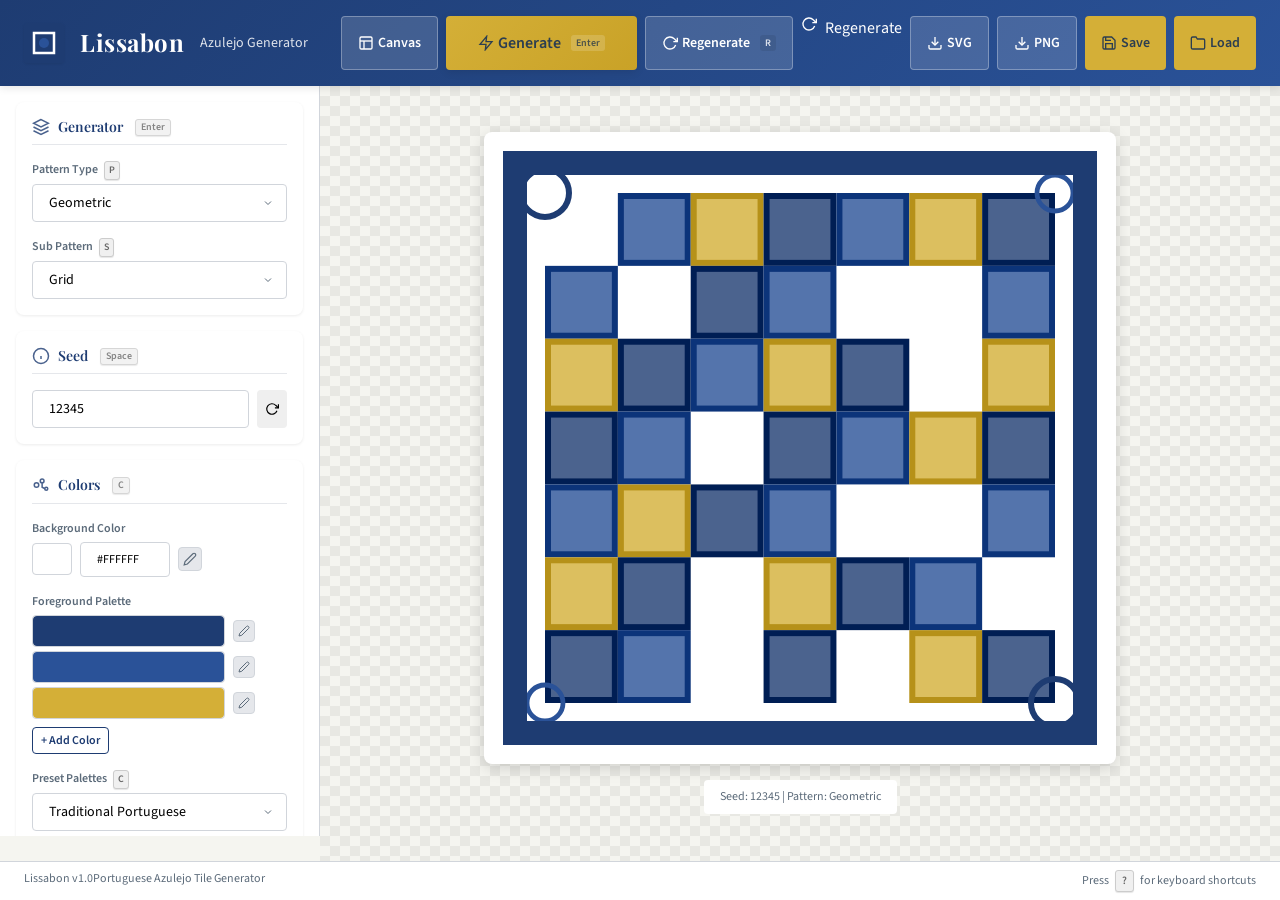
<file: index.html>
<!DOCTYPE html>
<html lang="en">
<head>
    <meta charset="UTF-8">
    <meta name="viewport" content="width=device-width, initial-scale=1.0">
    <title>Lissabon - Azulejo Tile Generator</title>
    <link rel="icon" type="image/svg+xml" href="favicon.svg">
    <link rel="preconnect" href="https://fonts.googleapis.com">
    <link rel="preconnect" href="https://fonts.gstatic.com" crossorigin>
    <link href="https://fonts.googleapis.com/css2?family=Playfair+Display:wght@400;600;700&family=Source+Sans+Pro:wght@400;600&display=swap" rel="stylesheet">
    <link rel="stylesheet" href="styles.css">
</head>
<body>
    <header class="header">
        <div class="header-left">
            <img src="favicon.svg" alt="Logo" class="logo">
            <h1>Lissabon</h1>
            <span class="subtitle">Azulejo Generator</span>
        </div>
        <div class="header-actions">
            <button id="canvasBtn" class="btn btn-secondary" title="Canvas Background Generator (Ctrl+G)">
                <svg width="16" height="16" viewBox="0 0 24 24" fill="none" stroke="currentColor" stroke-width="2">
                    <rect x="3" y="3" width="18" height="18" rx="2" ry="2"/>
                    <line x1="3" y1="9" x2="21" y2="9"/>
                    <line x1="9" y1="21" x2="9" y2="9"/>
                </svg>
                Canvas
            </button>
            <button id="tileGeneratorBtn" class="btn btn-secondary" title="Back to Tile Generator" style="display: none;">
                <svg width="16" height="16" viewBox="0 0 24 24" fill="none" stroke="currentColor" stroke-width="2">
                    <polygon points="12 2 2 7 12 12 22 7 12 2"/>
                    <polyline points="2 17 12 22 22 17"/>
                    <polyline points="2 12 12 17 22 12"/>
                </svg>
                Tile Generator
            </button>
            <button id="generateBtn" class="btn btn-generate" title="Generate Tile (Enter)">
                <svg width="16" height="16" viewBox="0 0 24 24" fill="none" stroke="currentColor" stroke-width="2">
                    <polygon points="13 2 3 14 12 14 11 22 21 10 12 10 13 2"/>
                </svg>
                Generate <span class="shortcut">Enter</span>
            </button>
            <button id="regenerateBtn" class="btn btn-secondary" title="Regenerate (R)">
                <svg width="16" height="16" viewBox="0 0 24 24" fill="none" stroke="currentColor" stroke-width="2">
                    <polyline points="23 4 23 10 17 10"/>
                    <path d="M20.49 15a9 9 0 1 1-2.12-9.36L23 10"/>
                </svg>
                Regenerate <span class="shortcut">R</span>
            </button>
                <svg width="16" height="16" viewBox="0 0 24 24" fill="none" stroke="currentColor" stroke-width="2">
                    <polyline points="23 4 23 10 17 10"/>
                    <path d="M20.49 15a9 9 0 1 1-2.12-9.36L23 10"/>
                </svg>
                Regenerate
            </button>
            <button id="canvasRegenerateBtn" class="btn btn-secondary" title="Regenerate Canvas (Enter)" style="display: none;">
                <svg width="16" height="16" viewBox="0 0 24 24" fill="none" stroke="currentColor" stroke-width="2">
                    <polyline points="23 4 23 10 17 10"/>
                    <path d="M20.49 15a9 9 0 1 1-2.12-9.36L23 10"/>
                </svg>
                Regenerate
            </button>
            <button id="canvasExportSvgBtn" class="btn btn-secondary" title="Export Canvas as SVG" style="display: none;">
                <svg width="16" height="16" viewBox="0 0 24 24" fill="none" stroke="currentColor" stroke-width="2">
                    <path d="M21 15v4a2 2 0 0 1-2 2H5a2 2 0 0 1-2-2v-4"/>
                    <polyline points="7 10 12 15 17 10"/>
                    <line x1="12" y1="15" x2="12" y2="3"/>
                </svg>
                SVG
            </button>
            <button id="canvasExportPngBtn" class="btn btn-secondary" title="Export Canvas as PNG" style="display: none;">
                <svg width="16" height="16" viewBox="0 0 24 24" fill="none" stroke="currentColor" stroke-width="2">
                    <path d="M21 15v4a2 2 0 0 1-2 2H5a2 2 0 0 1-2-2v-4"/>
                    <polyline points="7 10 12 15 17 10"/>
                    <line x1="12" y1="15" x2="12" y2="3"/>
                </svg>
                PNG
            </button>
            <button id="exportSvgBtn" class="btn btn-secondary" title="Export as SVG (Ctrl+S)">
                <svg width="16" height="16" viewBox="0 0 24 24" fill="none" stroke="currentColor" stroke-width="2">
                    <path d="M21 15v4a2 2 0 0 1-2 2H5a2 2 0 0 1-2-2v-4"/>
                    <polyline points="7 10 12 15 17 10"/>
                    <line x1="12" y1="15" x2="12" y2="3"/>
                </svg>
                SVG
            </button>
            <button id="exportPngBtn" class="btn btn-secondary" title="Export as PNG">
                <svg width="16" height="16" viewBox="0 0 24 24" fill="none" stroke="currentColor" stroke-width="2">
                    <path d="M21 15v4a2 2 0 0 1-2 2H5a2 2 0 0 1-2-2v-4"/>
                    <polyline points="7 10 12 15 17 10"/>
                    <line x1="12" y1="15" x2="12" y2="3"/>
                </svg>
                PNG
            </button>
            <button id="saveConfigBtn" class="btn btn-primary" title="Save Configuration (Ctrl+Shift+S)">
                <svg width="16" height="16" viewBox="0 0 24 24" fill="none" stroke="currentColor" stroke-width="2">
                    <path d="M19 21H5a2 2 0 0 1-2-2V5a2 2 0 0 1 2-2h11l5 5v11a2 2 0 0 1-2 2z"/>
                    <polyline points="17 21 17 13 7 13 7 21"/>
                    <polyline points="7 3 7 8 15 8"/>
                </svg>
                Save
            </button>
            <button id="loadConfigBtn" class="btn btn-primary" title="Load Configuration (Ctrl+O)">
                <svg width="16" height="16" viewBox="0 0 24 24" fill="none" stroke="currentColor" stroke-width="2">
                    <path d="M22 19a2 2 0 0 1-2 2H4a2 2 0 0 1-2-2V5a2 2 0 0 1 2-2h5l2 3h9a2 2 0 0 1 2 2z"/>
                </svg>
                Load
            </button>
        </div>
    </header>

    <main class="main-container">
        <aside class="control-panel">
            <!-- Generator Section -->
            <section class="panel-section">
                <h2 class="section-title">
                    <svg width="18" height="18" viewBox="0 0 24 24" fill="none" stroke="currentColor" stroke-width="2">
                        <polygon points="12 2 2 7 12 12 22 7 12 2"/>
                        <polyline points="2 17 12 22 22 17"/>
                        <polyline points="2 12 12 17 22 12"/>
                    </svg>
                    Generator <kbd>Enter</kbd>
                </h2>
                <div class="control-group">
                    <label for="patternType">Pattern Type <kbd>P</kbd></label>
                    <select id="patternType" class="select-input">
                        <option value="geometric">Geometric</option>
                        <option value="floral">Floral</option>
                        <option value="ornamental">Ornamental</option>
                        <option value="striped">Striped</option>
                        <option value="checker">Checker</option>
                        <option value="radial">Radial</option>
                        <option value="celtic">Celtic</option>
                        <option value="moroccan">Moroccan</option>
                        <option value="baroque">Baroque</option>
                        <option value="kaleidoscope">Kaleidoscope</option>
                        <option value="guilloché">Guilloché</option>
                        <option value="lace">Lace / Filigree</option>
                        <option value="interlace">Interlace / Knotwork</option>
                        <option value="tessellation">Tessellation</option>
                        <option value="chisel">Chisel / Engraved</option>
                        <option value="ribbon">Ribbon Ornament</option>
                        <option value="petal">Petal Field</option>
                        <option value="lattice">Lattice</option>
                        <option value="halo">Halo / Concentric</option>
                    </select>
                </div>
                <div class="control-group">
                    <label for="subPattern">Sub Pattern <kbd>S</kbd></label>
                    <select id="subPattern" class="select-input">
                        <option value="grid">Grid</option>
                        <option value="diamond">Diamond</option>
                        <option value="hex">Hexagonal</option>
                    </select>
                </div>
            </section>

            <!-- Seed Section -->
            <section class="panel-section">
                <h2 class="section-title">
                    <svg width="18" height="18" viewBox="0 0 24 24" fill="none" stroke="currentColor" stroke-width="2">
                        <circle cx="12" cy="12" r="10"/>
                        <path d="M12 16v-4"/>
                        <path d="M12 8h.01"/>
                    </svg>
                    Seed <kbd>Space</kbd>
                </h2>
                <div class="control-group seed-group">
                    <input type="number" id="seedInput" class="text-input" value="12345" min="0" max="999999" title="Seed Value">
                    <button id="randomSeedBtn" class="btn btn-small" title="Random Seed (Space)">
                        <svg width="14" height="14" viewBox="0 0 24 24" fill="none" stroke="currentColor" stroke-width="2">
                            <polyline points="23 4 23 10 17 10"/>
                            <path d="M20.49 15a9 9 0 1 1-2.12-9.36L23 10"/>
                        </svg>
                    </button>
                </div>
            </section>

            <!-- Colors Section -->
            <section class="panel-section">
                <h2 class="section-title">
                    <svg width="18" height="18" viewBox="0 0 24 24" fill="none" stroke="currentColor" stroke-width="2">
                        <circle cx="13.5" cy="6.5" r="2.5"/>
                        <circle cx="19" cy="17" r="2"/>
                        <circle cx="6" cy="12" r="3"/>
                        <path d="M13.5 9v6l4 2"/>
                    </svg>
                    Colors <kbd>C</kbd>
                </h2>
                <div class="control-group">
                    <label>Background Color</label>
                    <div class="color-picker-group">
                        <input type="color" id="bgColor" class="color-input" value="#ffffff">
                        <input type="text" id="bgColorText" class="text-input color-text" value="#ffffff">
                        <button class="btn-eyedropper" data-target="bgColor" title="Pick color from screen">
                            <svg width="14" height="14" viewBox="0 0 24 24" fill="none" stroke="currentColor" stroke-width="2">
                                <path d="M17 3a2.828 2.828 0 1 1 4 4L7.5 20.5 2 22l1.5-5.5L17 3z"/>
                            </svg>
                        </button>
                    </div>
                </div>
                <div class="control-group">
                    <label>Foreground Palette</label>
                    <div id="paletteColors" class="palette-colors">
                        <div class="palette-color-row">
                            <input type="color" class="color-input palette-color" value="#1e3c72">
                            <button class="btn-icon remove-color" title="Remove color">×</button>
                        </div>
                        <div class="palette-color-row">
                            <input type="color" class="color-input palette-color" value="#2a5298">
                            <button class="btn-icon remove-color" title="Remove color">×</button>
                        </div>
                        <div class="palette-color-row">
                            <input type="color" class="color-input palette-color" value="#d4af37">
                            <button class="btn-icon remove-color" title="Remove color">×</button>
                        </div>
                    </div>
                    <button id="addColorBtn" class="btn btn-small btn-outline">+ Add Color</button>
                </div>
                <div class="control-group">
                    <label>Preset Palettes <kbd>C</kbd></label>
                    <select id="palettePreset" class="select-input">
                        <option value="traditional">Traditional Portuguese</option>
                        <option value="azul">Blue Variations</option>
                        <option value="earth">Earth Tones</option>
                        <option value="vibrant">Vibrant</option>
                        <option value="monochrome">Monochrome</option>
                        <option value="gold">Gold Accent</option>
                        <option value="rainbow">Rainbow</option>
                        <option value="pop">Pop Art</option>
                        <option value="pastel">Pastel</option>
                        <option value="retro">Retro</option>
                        <option value="indian">Indian</option>
                        <option value="neon">Neon</option>
                        <option value="summer">Summer</option>
                        <option value="winter">Winter</option>
                        <option value="royalBlue">Royal Blue</option>
                        <option value="cobalt">Cobalt & Gold</option>
                        <option value="antique">Antique Engraving</option>
                        <option value="luxury">Luxury Medallion</option>
                        <option value="celestial">Celestial</option>
                    </select>
                </div>
            </section>

            <!-- Style Section -->
            <section class="panel-section">
                <h2 class="section-title">
                    <svg width="18" height="18" viewBox="0 0 24 24" fill="none" stroke="currentColor" stroke-width="2">
                        <circle cx="12" cy="12" r="10"/>
                        <path d="M8 14s1.5 2 4 2 4-2 4-2"/>
                        <line x1="9" y1="9" x2="9.01" y2="9"/>
                        <line x1="15" y1="9" x2="15.01" y2="9"/>
                    </svg>
                    Style <kbd>+/-</kbd>
                </h2>
                <div class="control-group">
                    <label>Stroke Width: <span id="strokeWidthValue">2</span>px <kbd>+/-</kbd></label>
                    <input type="range" id="strokeWidth" class="range-input" min="0" max="10" value="2" step="0.5">
                </div>
                <div class="control-group">
                    <label>Fill Opacity: <span id="fillOpacityValue">80</span>%</label>
                    <input type="range" id="fillOpacity" class="range-input" min="0" max="100" value="80">
                </div>
                <div class="control-group">
                    <label>Complexity: <span id="complexityValue">5</span></label>
                    <input type="range" id="complexity" class="range-input" min="1" max="10" value="5">
                </div>
            </section>

            <!-- Symmetry Section -->
            <section class="panel-section">
                <h2 class="section-title">
                    <svg width="18" height="18" viewBox="0 0 24 24" fill="none" stroke="currentColor" stroke-width="2">
                        <path d="M12 3v18"/>
                        <path d="M3 12h18"/>
                        <path d="M5.6 5.6l12.8 12.8"/>
                        <path d="M18.4 5.6L5.6 18.4"/>
                    </svg>
                    Symmetry <kbd>Y</kbd>
                </h2>
                <div class="radio-group">
                    <label class="radio-label">
                        <input type="radio" name="symmetry" value="none" checked>
                        <span>None</span>
                    </label>
                    <label class="radio-label">
                        <input type="radio" name="symmetry" value="horizontal">
                        <span>Horizontal Mirror</span>
                    </label>
                    <label class="radio-label">
                        <input type="radio" name="symmetry" value="vertical">
                        <span>Vertical Mirror</span>
                    </label>
                    <label class="radio-label">
                        <input type="radio" name="symmetry" value="both">
                        <span>Quadruple (Both)</span>
                    </label>
                    <label class="radio-label">
                        <input type="radio" name="symmetry" value="rotational">
                        <span>4-Fold Rotational</span>
                    </label>
                    <label class="radio-label">
                        <input type="radio" name="symmetry" value="radial">
                        <span>8-Fold Radial</span>
                    </label>
                    <label class="radio-label">
                        <input type="radio" name="symmetry" value="diagonal-falling">
                        <span>Diagonal Falling ↘</span>
                    </label>
                    <label class="radio-label">
                        <input type="radio" name="symmetry" value="diagonal-rising">
                        <span>Diagonal Rising ↗</span>
                    </label>
                    <label class="radio-label">
                        <input type="radio" name="symmetry" value="diagonal-both">
                        <span>Diagonal Both</span>
                    </label>
                </div>
            </section>

            <!-- Borders Section -->
            <section class="panel-section">
                <h2 class="section-title">
                    <svg width="18" height="18" viewBox="0 0 24 24" fill="none" stroke="currentColor" stroke-width="2">
                        <rect x="3" y="3" width="18" height="18" rx="2" ry="2"/>
                    </svg>
                    Borders <kbd>B</kbd>
                </h2>
                <div class="control-group">
                    <label class="checkbox-label">
                        <input type="checkbox" id="enableBorder" checked>
                        <span>Enable Border</span>
                    </label>
                </div>
                <div class="control-group" id="borderStyleGroup">
                    <label for="borderStyle">Border Style</label>
                    <select id="borderStyle" class="select-input">
                        <option value="none">None</option>
                        <option value="simple">Simple</option>
                        <option value="double">Double Line</option>
                        <option value="ornate">Ornate</option>
                        <option value="wave">Wave</option>
                        <option value="dotted">Dotted</option>
                        <option value="zigzag">Zigzag</option>
                        <option value="geometric">Geometric</option>
                    </select>
                </div>
                <div class="control-group">
                    <label>Border Color</label>
                    <div class="color-picker-group">
                        <input type="color" id="borderColor" class="color-input" value="#1e3c72">
                        <input type="text" id="borderColorText" class="text-input color-text" value="#1e3c72">
                        <button class="btn-eyedropper" data-target="borderColor" title="Pick color from screen">
                            <svg width="14" height="14" viewBox="0 0 24 24" fill="none" stroke="currentColor" stroke-width="2">
                                <path d="M17 3a2.828 2.828 0 1 1 4 4L7.5 20.5 2 22l1.5-5.5L17 3z"/>
                            </svg>
                        </button>
                    </div>
                </div>
                <div class="control-group">
                    <label>Border Width: <span id="borderWidthValue">8</span>px</label>
                    <input type="range" id="borderWidth" class="range-input" min="2" max="20" value="8">
                </div>
                <div class="control-group">
                    <label>Border Opacity: <span id="borderOpacityValue">100</span>%</label>
                    <input type="range" id="borderOpacity" class="range-input" min="0" max="100" value="100">
                </div>
            </section>

            <!-- Corners Section -->
            <section class="panel-section">
                <h2 class="section-title">
                    <svg width="18" height="18" viewBox="0 0 24 24" fill="none" stroke="currentColor" stroke-width="2">
                        <path d="M3 3h7v7H3z"/>
                        <path d="M14 3h7v7h-7z"/>
                        <path d="M3 14h7v7H3z"/>
                        <path d="M14 14h7v7h-7z"/>
                    </svg>
                    Corners <kbd>X</kbd>
                </h2>
                <div class="control-group">
                    <label class="checkbox-label">
                        <input type="checkbox" id="enableCorners" checked>
                        <span>Enable Corner Decorations</span>
                    </label>
                </div>
                <div class="control-group" id="cornerStyleGroup">
                    <label for="cornerStyle">Corner Style</label>
                    <select id="cornerStyle" class="select-input">
                        <option value="none">None</option>
                        <option value="simple">Simple</option>
                        <option value="flourish">Flourish</option>
                        <option value="diamond">Diamond</option>
                        <option value="shell">Shell</option>
                        <option value="wave">Wave</option>
                        <option value="star">Star</option>
                        <option value="leaf">Leaf</option>
                        <option value="curved">Curved</option>
                        <option value="arcs">Arcs</option>
                        <option value="spiral">Spiral</option>
                    </select>
                </div>
                <div class="control-group">
                    <label>Corner Stroke Width: <span id="cornerStrokeWidthValue">2</span>px</label>
                    <input type="range" id="cornerStrokeWidth" class="range-input" min="0" max="10" value="2" step="0.5">
                </div>
                <div class="control-group">
                    <label>Corner Opacity: <span id="cornerOpacityValue">100</span>%</label>
                    <input type="range" id="cornerOpacity" class="range-input" min="0" max="100" value="100">
                </div>
            </section>

            <!-- Centerpiece Section -->
            <section class="panel-section">
                <h2 class="section-title">
                    <svg width="18" height="18" viewBox="0 0 24 24" fill="none" stroke="currentColor" stroke-width="2">
                        <polygon points="12 2 15.09 8.26 22 9.27 17 14.14 18.18 21.02 12 17.77 5.82 21.02 7 14.14 2 9.27 8.91 8.26 12 2"/>
                    </svg>
                    Centerpiece <kbd>Z</kbd>
                </h2>
                <div class="control-group">
                    <label class="checkbox-label">
                        <input type="checkbox" id="enableCenter">
                        <span>Enable Centerpiece</span>
                    </label>
                </div>
                <div class="control-group" id="centerTypeGroup" style="display: none;">
                    <label for="centerType">Center Type</label>
                    <select id="centerType" class="select-input">
                        <option value="none">None</option>
                        <option value="circle">Circle</option>
                        <option value="star">Star</option>
                        <option value="flower">Flower</option>
                        <option value="diamond">Diamond</option>
                        <option value="mandala">Mandala</option>
                        <option value="spiral">Spiral</option>
                        <option value="heart">Heart</option>
                        <option value="cross">Cross</option>
                        <option value="hexagon">Hexagon</option>
                        <option value="rosette">Rosette</option>
                        <option value="compass">Compass</option>
                        <option value="crown">Crown</option>
                        <option value="sun">Sun</option>
                        <option value="target">Target</option>
                        <option value="arrow">Arrow</option>
                        <option value="fleur">Fleur-de-lis</option>
                        <option value="anchor">Anchor</option>
                        <option value="yinYang">Yin Yang</option>
                        <option value="infinity">Infinity</option>
                        <option value="trebleClef">Treble Clef</option>
                        <option value="book">Book</option>
                        <option value="gem">Gem</option>
                        <option value="key">Key</option>
                        <option value="butterfly">Butterfly</option>
                    </select>
                </div>
                <div class="control-group" id="centerSizeGroup" style="display: none;">
                    <label>Center Size: <span id="centerSizeValue">50</span>%</label>
                    <input type="range" id="centerSize" class="range-input" min="10" max="100" value="50">
                </div>
                <div class="control-group" id="centerStrokeGroup" style="display: none;">
                    <label>Center Stroke Width: <span id="centerStrokeWidthValue">2</span>px</label>
                    <input type="range" id="centerStrokeWidth" class="range-input" min="0" max="10" value="2" step="0.5">
                </div>
                <div class="control-group" id="centerOpacityGroup" style="display: none;">
                    <label>Center Opacity: <span id="centerOpacityValue">100</span>%</label>
                    <input type="range" id="centerOpacity" class="range-input" min="0" max="100" value="100">
                </div>
            </section>

            <!-- Grid Preview Section -->
            <section class="panel-section">
                <h2 class="section-title">
                    <svg width="18" height="18" viewBox="0 0 24 24" fill="none" stroke="currentColor" stroke-width="2">
                        <rect x="3" y="3" width="7" height="7"/>
                        <rect x="14" y="3" width="7" height="7"/>
                        <rect x="14" y="14" width="7" height="7"/>
                        <rect x="3" y="14" width="7" height="7"/>
                    </svg>
                    Preview <kbd>G</kbd>
                </h2>
                <div class="control-group">
                    <label class="checkbox-label">
                        <input type="checkbox" id="showGrid">
                        <span>Show Grid Preview</span>
                    </label>
                </div>
                <div class="control-group" id="gridSizeGroup" style="display: none;">
                    <label for="gridSize">Grid Size</label>
                    <select id="gridSize" class="select-input">
                        <option value="2">2 × 2</option>
                        <option value="3" selected>3 × 3</option>
                        <option value="4">4 × 4</option>
                    </select>
                </div>
            </section>

            <!-- Generate Section (moved to header) -->
        </aside>

        <!-- Canvas Control Panel -->
        <aside id="canvasControlPanel" class="control-panel" style="display: none;">
            <section class="panel-section">
                <h2 class="section-title">
                    <svg width="18" height="18" viewBox="0 0 24 24" fill="none" stroke="currentColor" stroke-width="2">
                        <rect x="3" y="3" width="18" height="18" rx="2" ry="2"/>
                        <line x1="3" y1="9" x2="21" y2="9"/>
                        <line x1="9" y1="21" x2="9" y2="9"/>
                    </svg>
                    Canvas Settings
                </h2>
                <div class="control-group">
                    <label for="canvasAlgorithm">Generation Algorithm</label>
                    <select id="canvasAlgorithm" class="select-input">
                        <option value="clustered">Clustered (Current)</option>
                        <option value="pattern">Pattern (New)</option>
                        <option value="procedural">Procedural (Old)</option>
                    </select>
                </div>
                <div class="control-group">
                    <label for="canvasWidth">Canvas Width (tiles)</label>
                    <input type="number" id="canvasWidth" class="text-input" value="16" min="2" max="20">
                </div>
                <div class="control-group">
                    <label for="canvasHeight">Canvas Height (tiles)</label>
                    <input type="number" id="canvasHeight" class="text-input" value="9" min="2" max="20">
                </div>
                <div class="control-group">
                    <label>Cluster Size: <span id="clusterSizeValue">4</span></label>
                    <input type="range" id="clusterSize" class="range-input" min="1" max="8" value="4">
                </div>
                <div class="control-group">
                    <label>Cluster Probability: <span id="clusterProbValue">60</span>%</label>
                    <input type="range" id="clusterProb" class="range-input" min="0" max="100" value="60">
                </div>
                <div class="control-group">
                    <label>Overlap: <span id="overlapValue">0</span>%</label>
                    <input type="range" id="overlap" class="range-input" min="0" max="75" value="0">
                </div>
                <div class="control-group">
                    <label class="checkbox-label">
                        <input type="checkbox" id="allowRotation" checked>
                        <span>Allow Tile Rotation</span>
                    </label>
                </div>
                <div class="control-group">
                    <label class="checkbox-label">
                        <input type="checkbox" id="allowFlip" checked>
                        <span>Allow Tile Flip</span>
                    </label>
                </div>
            </section>
            
            <section class="panel-section">
                <h2 class="section-title">
                    <svg width="18" height="18" viewBox="0 0 24 24" fill="none" stroke="currentColor" stroke-width="2">
                        <rect x="3" y="3" width="18" height="18" rx="2" ry="2"/>
                    </svg>
                    Canvas Border
                </h2>
                <div class="control-group">
                    <label class="checkbox-label">
                        <input type="checkbox" id="enableCanvasBorder">
                        <span>Enable Canvas Border</span>
                    </label>
                </div>
                <div class="control-group">
                    <label>Border Color</label>
                    <div class="color-picker-group">
                        <input type="color" id="canvasBorderColor" class="color-input" value="#1e3c72">
                        <input type="text" id="canvasBorderColorText" class="text-input color-text" value="#1e3c72">
                        <button class="btn-eyedropper" data-target="canvasBorderColor" title="Pick color from screen">
                            <svg width="14" height="14" viewBox="0 0 24 24" fill="none" stroke="currentColor" stroke-width="2">
                                <path d="M17 3a2.828 2.828 0 1 1 4 4L7.5 20.5 2 22l1.5-5.5L17 3z"/>
                            </svg>
                        </button>
                    </div>
                </div>
                <div class="control-group">
                    <label>Tile Border Color</label>
                    <div class="color-picker-group">
                        <input type="color" id="canvasTileBorderColor" class="color-input" value="#ffffff">
                        <input type="text" id="canvasTileBorderColorText" class="text-input color-text" value="#ffffff">
                        <button class="btn-eyedropper" data-target="canvasTileBorderColor" title="Pick color from screen">
                            <svg width="14" height="14" viewBox="0 0 24 24" fill="none" stroke="currentColor" stroke-width="2">
                                <path d="M17 3a2.828 2.828 0 1 1 4 4L7.5 20.5 2 22l1.5-5.5L17 3z"/>
                            </svg>
                        </button>
                    </div>
                </div>
                <div class="control-group">
                    <label>Border Width: <span id="canvasBorderWidthValue">10</span>px</label>
                    <input type="range" id="canvasBorderWidth" class="range-input" min="1" max="50" value="10">
                </div>
            </section>
            
            <section class="panel-section">
                <h2 class="section-title">
                    <svg width="18" height="18" viewBox="0 0 24 24" fill="none" stroke="currentColor" stroke-width="2">
                        <path d="M20.59 13.41l-7.17 7.17a2 2 0 0 1-2.83 0L2 12V2h10l8.59 8.59a2 2 0 0 1 0 2.82z"/>
                        <line x1="7" y1="7" x2="7.01" y2="7"/>
                    </svg>
                    Tile Selection
                </h2>
                <p class="hint-text">Select tiles from the gallery below to use in the canvas.</p>
                <div class="selected-count">
                    <span id="selectedCount">0</span> tiles selected
                </div>
                <button id="backToGalleryBtn" class="btn btn-outline" style="width: 100%; margin-top: 8px; display: none;">
                    <svg width="16" height="16" viewBox="0 0 24 24" fill="none" stroke="currentColor" stroke-width="2">
                        <rect x="3" y="3" width="18" height="18" rx="2" ry="2"/>
                        <path d="M7 7h10M7 12h10M7 17h10"/>
                    </svg>
                    Change Selection
                </button>
            </section>
            
            <section class="panel-section">
                <button id="generateCanvasBtn" class="btn btn-generate" style="width: 100%;">
                    <svg width="16" height="16" viewBox="0 0 24 24" fill="none" stroke="currentColor" stroke-width="2">
                        <polygon points="13 2 3 14 12 14 11 22 21 10 12 10 13 2"/>
                    </svg>
                    Generate Canvas
                </button>
                <button id="regenerateCanvasBtn" class="btn btn-secondary" style="width: 100%; margin-top: 8px;">
                    <svg width="16" height="16" viewBox="0 0 24 24" fill="none" stroke="currentColor" stroke-width="2">
                        <polyline points="23 4 23 10 17 10"/>
                        <path d="M20.49 15a9 9 0 1 1-2.12-9.36L23 10"/>
                    </svg>
                    Regenerate
                </button>
            </section>
            
            <section class="panel-section">
                <h2 class="section-title">
                    <svg width="18" height="18" viewBox="0 0 24 24" fill="none" stroke="currentColor" stroke-width="2">
                        <path d="M21 15v4a2 2 0 0 1-2 2H5a2 2 0 0 1-2-2v-4"/>
                        <polyline points="7 10 12 15 17 10"/>
                        <line x1="12" y1="15" x2="12" y2="3"/>
                    </svg>
                    Export
                </h2>
                <button id="exportCanvasSvgBtn" class="btn btn-secondary" style="width: 100%;">
                    <svg width="16" height="16" viewBox="0 0 24 24" fill="none" stroke="currentColor" stroke-width="2">
                        <path d="M21 15v4a2 2 0 0 1-2 2H5a2 2 0 0 1-2-2v-4"/>
                        <polyline points="7 10 12 15 17 10"/>
                        <line x1="12" y1="15" x2="12" y2="3"/>
                    </svg>
                    Export SVG
                </button>
                <button id="exportCanvasPngBtn" class="btn btn-secondary" style="width: 100%; margin-top: 8px;">
                    <svg width="16" height="16" viewBox="0 0 24 24" fill="none" stroke="currentColor" stroke-width="2">
                        <path d="M21 15v4a2 2 0 0 1-2 2H5a2 2 0 0 1-2-2v-4"/>
                        <polyline points="7 10 12 15 17 10"/>
                        <line x1="12" y1="15" x2="12" y2="3"/>
                    </svg>
                    Export PNG
                </button>
            </section>
        </aside>

        <section class="canvas-area" id="mainCanvasArea">
            <div class="canvas-container">
                <div id="tilePreview" class="tile-preview">
                    <!-- SVG will be rendered here -->
                </div>
                <div id="gridPreview" class="grid-preview" style="display: none;">
                    <!-- Grid of tiles will be rendered here -->
                </div>
            </div>
            <div class="tile-info">
                <span id="tileInfo">Seed: 12345 | Pattern: Geometric</span>
            </div>
        </section>
        
        <!-- Canvas View (Tile Gallery + Canvas Preview) -->
        <section id="canvasView" class="canvas-area" style="display: none;">
            <!-- Tile Gallery -->
            <div id="tileGallery" class="tile-gallery">
                <div class="gallery-header">
                    <h3 class="gallery-title">Select Tiles for Canvas</h3>
                    <div class="gallery-actions">
                        <button id="uploadTileBtn" class="btn btn-small btn-outline">
                            <svg width="14" height="14" viewBox="0 0 24 24" fill="none" stroke="currentColor" stroke-width="2">
                                <path d="M21 15v4a2 2 0 0 1-2 2H5a2 2 0 0 1-2-2v-4"/>
                                <polyline points="17 8 12 3 7 8"/>
                                <line x1="12" y1="3" x2="12" y2="15"/>
                            </svg>
                            Upload Tile
                        </button>
                        <input type="file" id="tileFileInput" accept=".svg" style="display: none;" multiple>
                    </div>
                </div>
                <div id="tileGalleryGrid" class="tile-gallery-grid">
                    <!-- Tiles will be generated here -->
                </div>
            </div>
            
            <!-- Canvas Preview -->
            <div id="canvasPreviewContainer" class="canvas-preview-container" style="display: none;">
                <div class="canvas-container">
                    <div id="canvasPreview" class="canvas-preview">
                        <!-- Canvas will be rendered here -->
                    </div>
                </div>
                <div class="tile-info">
                    <span id="canvasInfo">Canvas generated</span>
                </div>
            </div>
        </section>
    </main>

    <footer class="footer">
        <span>Lissabon v1.0</span>
        <span>Portuguese Azulejo Tile Generator</span>
        <span class="shortcuts-hint">Press <kbd>?</kbd> for keyboard shortcuts</span>
    </footer>
    
    <!-- Keyboard Shortcuts Help Modal -->
    <div id="shortcutsModal" class="modal" style="display: none;">
        <div class="modal-content">
            <div class="modal-header">
                <h2>Keyboard Shortcuts</h2>
                <button class="modal-close" id="closeShortcutsModal">&times;</button>
            </div>
            <div class="modal-body">
                <div class="shortcuts-grid">
                    <div class="shortcut-section">
                        <h3>Generation</h3>
                        <div class="shortcut-row"><kbd>Enter</kbd> Generate new tile</div>
                        <div class="shortcut-row"><kbd>R</kbd> Regenerate (same seed)</div>
                        <div class="shortcut-row"><kbd>Space</kbd> Random seed + generate</div>
                    </div>
                    <div class="shortcut-section">
                        <h3>Pattern Controls</h3>
                        <div class="shortcut-row"><kbd>P</kbd> Next Pattern Type</div>
                        <div class="shortcut-row"><kbd>S</kbd> Next Sub Pattern</div>
                        <div class="shortcut-row"><kbd>C</kbd> Next Color Palette</div>
                    </div>
                    <div class="shortcut-section">
                        <h3>Style Controls</h3>
                        <div class="shortcut-row"><kbd>+</kbd> / <kbd>-</kbd> Stroke Width</div>
                        <div class="shortcut-row"><kbd>B</kbd> Next Border Style</div>
                        <div class="shortcut-row"><kbd>X</kbd> Next Corner Style</div>
                        <div class="shortcut-row"><kbd>Y</kbd> Next Symmetry</div>
                        <div class="shortcut-row"><kbd>Z</kbd> Next Centerpiece</div>
                    </div>
                    <div class="shortcut-section">
                        <h3>View</h3>
                        <div class="shortcut-row"><kbd>G</kbd> Toggle Grid Preview</div>
                        <div class="shortcut-row"><kbd>?</kbd> Show this help</div>
                    </div>
                </div>
            </div>
        </div>
    </div>

    <!-- Saved Configs Modal -->
    <div id="savedConfigsModal" class="modal" style="display: none;">
        <div class="modal-content">
            <div class="modal-header">
                <h2>Saved Configurations</h2>
                <button class="modal-close" id="closeModal">&times;</button>
            </div>
            <div class="modal-body" id="savedConfigsList">
                <!-- Saved configs will be listed here -->
            </div>
        </div>
    </div>

    <!-- Toast Notifications -->
    <div id="toastContainer" class="toast-container"></div>

    <!-- Hidden file input for loading -->
    <input type="file" id="configFileInput" accept=".json" style="display: none;">

    <!-- Scripts -->
    <script src="js/seedrandom.js"></script>
    <script src="js/params.js"></script>
    <script src="js/presets.js"></script>
    <script src="js/storage.js"></script>
    
    <!-- Pattern Modules -->
    <script src="js/patterns/base.js"></script>
    <script src="js/patterns/symmetry.js"></script>
    <script src="js/patterns/geometric.js"></script>
    <script src="js/patterns/floral.js"></script>
    <script src="js/patterns/ornamental.js"></script>
    <script src="js/patterns/striped.js"></script>
    <script src="js/patterns/checker.js"></script>
    <script src="js/patterns/radial.js"></script>
    <script src="js/patterns/advanced.js"></script>
    
    <!-- Component Modules -->
    <script src="js/centerpiece.js"></script>
    <script src="js/corners.js"></script>
    <script src="js/borders.js"></script>
    
    <!-- Canvas Generator Module -->
    <script src="js/canvas/generator.js"></script>
    
    <!-- Tile Generator Module -->
    <script src="js/tileGenerator.js"></script>
    
    <!-- UI Modules -->
    <script src="js/ui/tileGenerator.js"></script>
    <script src="js/ui/canvasGenerator.js"></script>
    
    <!-- Main Application -->
    <script src="js/app.js"></script>
</body>
</html>
</file>
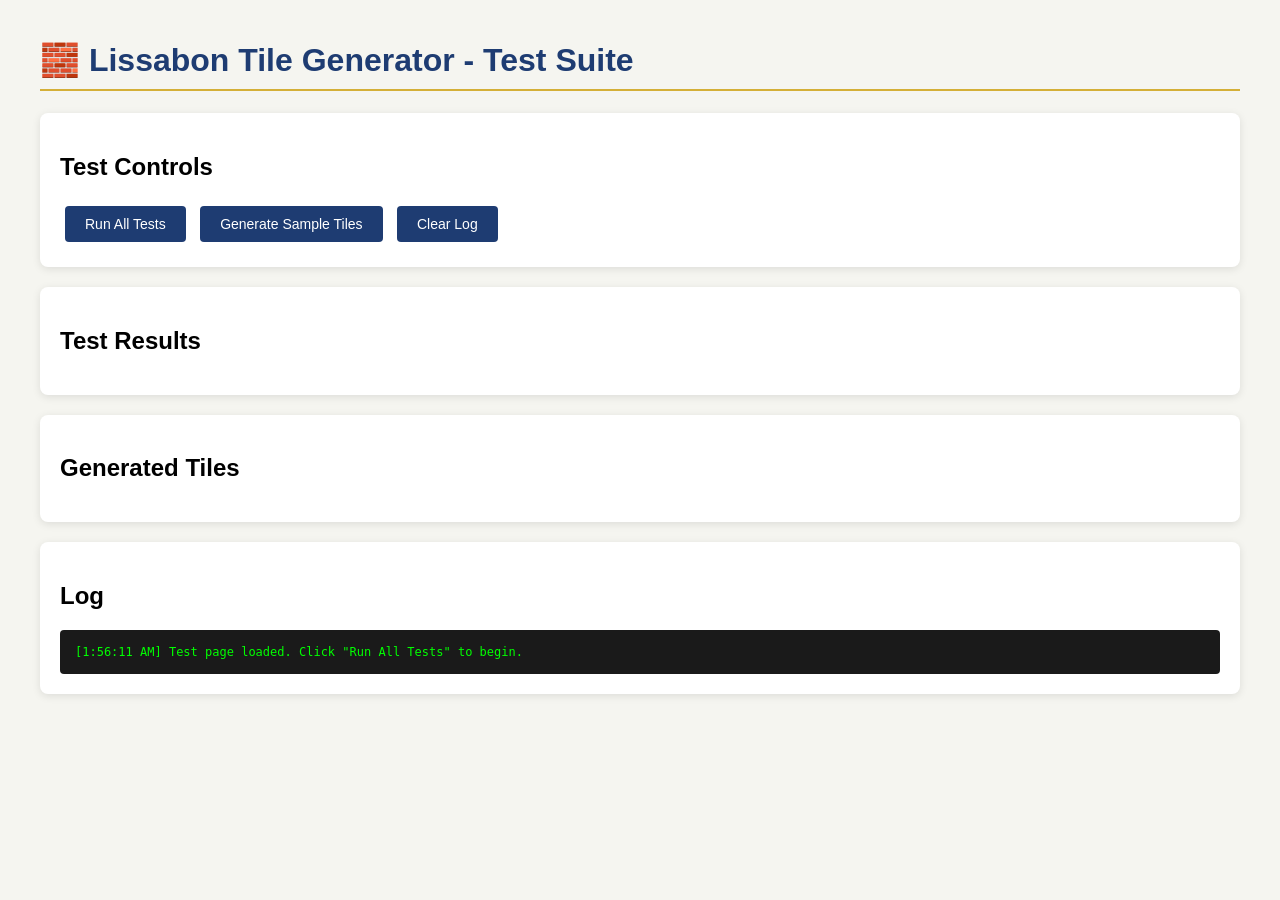
<file: test-tiles.html>
<!DOCTYPE html>
<html lang="en">
<head>
    <meta charset="UTF-8">
    <meta name="viewport" content="width=device-width, initial-scale=1.0">
    <title>Lissabon - Tile Generator Test</title>
    <style>
        body {
            font-family: 'Source Sans Pro', sans-serif;
            max-width: 1200px;
            margin: 0 auto;
            padding: 20px;
            background: #f5f5f0;
        }
        h1 {
            color: #1e3c72;
            border-bottom: 2px solid #d4af37;
            padding-bottom: 10px;
        }
        .test-section {
            background: white;
            padding: 20px;
            margin: 20px 0;
            border-radius: 8px;
            box-shadow: 0 2px 8px rgba(0,0,0,0.1);
        }
        .test-result {
            padding: 10px;
            margin: 5px 0;
            border-radius: 4px;
        }
        .pass {
            background: #d4edda;
            color: #155724;
        }
        .fail {
            background: #f8d7da;
            color: #721c24;
        }
        .tiles-grid {
            display: grid;
            grid-template-columns: repeat(auto-fill, minmax(150px, 1fr));
            gap: 15px;
            margin-top: 20px;
        }
        .tile-card {
            background: white;
            padding: 10px;
            border-radius: 8px;
            box-shadow: 0 2px 4px rgba(0,0,0,0.1);
            text-align: center;
        }
        .tile-card h4 {
            margin: 10px 0 5px;
            font-size: 14px;
            color: #2c3e50;
        }
        .tile-card p {
            margin: 0;
            font-size: 12px;
            color: #5c6b7a;
        }
        button {
            background: #1e3c72;
            color: white;
            border: none;
            padding: 10px 20px;
            border-radius: 4px;
            cursor: pointer;
            font-size: 14px;
            margin: 5px;
        }
        button:hover {
            background: #2a5298;
        }
        button:disabled {
            background: #ccc;
            cursor: not-allowed;
        }
        #log {
            background: #1a1a1a;
            color: #0f0;
            padding: 15px;
            border-radius: 4px;
            font-family: monospace;
            font-size: 12px;
            max-height: 300px;
            overflow-y: auto;
        }
    </style>
</head>
<body>
    <h1>🧱 Lissabon Tile Generator - Test Suite</h1>
    
    <div class="test-section">
        <h2>Test Controls</h2>
        <button id="runTestsBtn" onclick="runTests()">Run All Tests</button>
        <button id="generateTilesBtn" onclick="generateSampleTiles()">Generate Sample Tiles</button>
        <button id="clearLogBtn" onclick="document.getElementById('log').innerHTML = ''">Clear Log</button>
    </div>
    
    <div class="test-section">
        <h2>Test Results</h2>
        <div id="testResults"></div>
    </div>
    
    <div class="test-section">
        <h2>Generated Tiles</h2>
        <div id="tilesGrid" class="tiles-grid"></div>
    </div>
    
    <div class="test-section">
        <h2>Log</h2>
        <div id="log"></div>
    </div>
    
    <script src="js/seedrandom.js"></script>
    <script src="js/generator.js"></script>
    
    <script>
        // Test parameters
        const testPalette = ['#1e3c72', '#2a5298', '#d4af37', '#ffffff', '#228b22'];
        
        const defaultParams = {
            patternType: 'geometric',
            subPattern: 'grid',
            seed: 12345,
            bgColor: '#ffffff',
            palette: testPalette,
            strokeWidth: 2,
            fillOpacity: 80,
            complexity: 5,
            symmetry: 'none',
            enableBorder: true,
            borderStyle: 'simple',
            borderColor: '#1e3c72',
            borderWidth: 8,
            enableCorners: true,
            cornerStyle: 'simple',
            enableCenter: false,
            centerType: 'circle',
            showGrid: false,
            gridSize: 3
        };
        
        // Logging function
        function log(msg) {
            const logDiv = document.getElementById('log');
            const time = new Date().toLocaleTimeString();
            logDiv.innerHTML += `<div>[${time}] ${msg}</div>`;
            logDiv.scrollTop = logDiv.scrollHeight;
        }
        
        // Add test result
        function addResult(name, passed, message) {
            const resultsDiv = document.getElementById('testResults');
            const div = document.createElement('div');
            div.className = `test-result ${passed ? 'pass' : 'fail'}`;
            div.innerHTML = `<strong>${name}:</strong> ${message}`;
            resultsDiv.appendChild(div);
        }
        
        // Test runner
        async function runTests() {
            log('Starting test suite...');
            const resultsDiv = document.getElementById('testResults');
            resultsDiv.innerHTML = '';
            
            let passed = 0;
            let failed = 0;
            
            // Test 1: Basic generation
            try {
                const svg = Generator.generate(defaultParams);
                if (svg && svg.startsWith('<svg')) {
                    passed++;
                    addResult('Basic SVG Generation', true, 'Valid SVG produced');
                    log('✓ Basic SVG Generation passed');
                } else {
                    failed++;
                    addResult('Basic SVG Generation', false, 'Invalid SVG');
                    log('✗ Basic SVG Generation failed');
                }
            } catch (e) {
                failed++;
                addResult('Basic SVG Generation', false, e.message);
                log('✗ Error: ' + e.message);
            }
            
            // Test 2: Pattern types
            const patternTypes = ['geometric', 'floral', 'ornamental', 'striped', 'checker', 'radial', 'celtic', 'moroccan', 'baroque'];
            let patternPass = 0;
            let patternFail = 0;
            
            for (const type of patternTypes) {
                try {
                    const params = { ...defaultParams, patternType: type };
                    const svg = Generator.generate(params);
                    if (svg && svg.length > 100) {
                        patternPass++;
                        log(`✓ Pattern type '${type}' works`);
                    } else {
                        patternFail++;
                        log(`✗ Pattern type '${type}' failed`);
                    }
                } catch (e) {
                    patternFail++;
                    log(`✗ Error in '${type}': ${e.message}`);
                }
            }
            
            if (patternFail === 0) {
                passed++;
                addResult('All Pattern Types', true, `${patternPass} patterns working`);
            } else {
                failed++;
                addResult('All Pattern Types', false, `${patternFail} patterns failed`);
            }
            
            // Test 3: Color variations
            try {
                const palettes = {
                    'Traditional': ['#1e3c72', '#2a5298', '#ffffff', '#228b22', '#d4af37'],
                    'Blue': ['#1e3c72', '#2a5298', '#3b82f6', '#60a5fa', '#93c5fd'],
                    'Earth': ['#8b4513', '#d2691e', '#deb887', '#cd853f', '#f5deb3']
                };
                
                let palettePass = 0;
                for (const [name, palette] of Object.entries(palettes)) {
                    const params = { ...defaultParams, palette: palette };
                    const svg = Generator.generate(params);
                    if (svg && svg.length > 100) {
                        palettePass++;
                        log(`✓ Palette '${name}' works`);
                    }
                }
                
                if (palettePass === Object.keys(palettes).length) {
                    passed++;
                    addResult('Color Palettes', true, 'All palettes working');
                } else {
                    failed++;
                    addResult('Color Palettes', false, 'Some palettes failed');
                }
            } catch (e) {
                failed++;
                addResult('Color Palettes', false, e.message);
            }
            
            // Test 4: Seed reproducibility
            try {
                const params1 = { ...defaultParams, seed: 99999 };
                const svg1 = Generator.generate(params1);
                const svg2 = Generator.generate(params1);
                
                if (svg1 === svg2) {
                    passed++;
                    addResult('Seed Reproducibility', true, 'Same seed produces same result');
                    log('✓ Seed reproducibility passed');
                } else {
                    failed++;
                    addResult('Seed Reproducibility', false, 'Different results with same seed');
                    log('✗ Seed reproducibility failed');
                }
            } catch (e) {
                failed++;
                addResult('Seed Reproducibility', false, e.message);
            }
            
            // Test 5: Border options
            try {
                const borders = ['simple', 'double', 'ornate'];
                let borderPass = 0;
                
                for (const border of borders) {
                    const params = { ...defaultParams, borderStyle: border };
                    const svg = Generator.generate(params);
                    if (svg.includes('stroke=')) {
                        borderPass++;
                    }
                }
                
                if (borderPass === borders.length) {
                    passed++;
                    addResult('Border Styles', true, 'All border styles working');
                    log('✓ Border styles passed');
                } else {
                    failed++;
                    addResult('Border Styles', false, 'Some borders failed');
                }
            } catch (e) {
                failed++;
                addResult('Border Styles', false, e.message);
            }
            
            // Test 6: Centerpiece
            try {
                const centers = ['circle', 'star', 'flower', 'diamond'];
                let centerPass = 0;
                
                for (const center of centers) {
                    const params = { ...defaultParams, enableCenter: true, centerType: center };
                    const svg = Generator.generate(params);
                    if (svg && svg.length > 100) {
                        centerPass++;
                    }
                }
                
                if (centerPass === centers.length) {
                    passed++;
                    addResult('Centerpiece Options', true, 'All centerpieces working');
                    log('✓ Centerpiece options passed');
                } else {
                    failed++;
                    addResult('Centerpiece Options', false, 'Some centerpieces failed');
                }
            } catch (e) {
                failed++;
                addResult('Centerpiece Options', false, e.message);
            }
            
            // Summary
            log(`\n=== TEST SUMMARY ===`);
            log(`Passed: ${passed}`);
            log(`Failed: ${failed}`);
            
            if (failed === 0) {
                addResult('OVERALL', true, `All ${passed} tests passed!`);
            } else {
                addResult('OVERALL', false, `${failed} test(s) failed`);
            }
        }
        
        // Generate sample tiles
        async function generateSampleTiles() {
            log('Generating sample tiles...');
            const grid = document.getElementById('tilesGrid');
            grid.innerHTML = '';
            
            const samples = [
                { name: 'Geometric Grid', type: 'geometric', sub: 'grid', seed: 12345 },
                { name: 'Geometric Diamond', type: 'geometric', sub: 'diamond', seed: 23456 },
                { name: 'Geometric Hex', type: 'geometric', sub: 'hex', seed: 34567 },
                { name: 'Floral Rosette', type: 'floral', sub: 'rosette', seed: 45678 },
                { name: 'Floral Vine', type: 'floral', sub: 'vine', seed: 56789 },
                { name: 'Ornamental Corda', type: 'ornamental', sub: 'corda', seed: 67890 },
                { name: 'Striped Horizontal', type: 'striped', sub: 'horizontal', seed: 78901 },
                { name: 'Striped Chevron', type: 'striped', sub: 'chevron', seed: 89012 },
                { name: 'Checker Classic', type: 'checker', sub: 'classic', seed: 90123 },
                { name: 'Radial Mandala', type: 'radial', sub: 'mandala', seed: 11111 },
                { name: 'Celtic Knot', type: 'celtic', sub: 'knot', seed: 22222 },
                { name: 'Moroccan Zellij', type: 'moroccan', sub: 'zellij', seed: 33333 },
                { name: 'Baroque Royal', type: 'baroque', sub: 'royal', seed: 44444 },
                { name: 'Geometric Wave', type: 'geometric', sub: 'wave', seed: 55555 },
                { name: 'Floral Paisley', type: 'floral', sub: 'paisley', seed: 66666 },
                { name: 'Radial Sunburst', type: 'radial', sub: 'sunburst', seed: 77777 }
            ];
            
            for (const sample of samples) {
                try {
                    const params = {
                        ...defaultParams,
                        patternType: sample.type,
                        subPattern: sample.sub,
                        seed: sample.seed
                    };
                    
                    const svg = Generator.generate(params);
                    
                    // Create card
                    const card = document.createElement('div');
                    card.className = 'tile-card';
                    card.innerHTML = `
                        ${svg}
                        <h4>${sample.name}</h4>
                        <p>Seed: ${sample.seed}</p>
                        <button onclick="downloadTile('${encodeURIComponent(svg)}', '${sample.name}')">Save</button>
                    `;
                    grid.appendChild(card);
                    
                    log(`✓ Generated: ${sample.name}`);
                } catch (e) {
                    log(`✗ Error generating ${sample.name}: ${e.message}`);
                }
            }
            
            log('Sample tile generation complete!');
        }
        
        // Download tile
        function downloadTile(svgEncoded, name) {
            const svg = decodeURIComponent(svgEncoded);
            const blob = new Blob([svg], { type: 'image/svg+xml' });
            const url = URL.createObjectURL(blob);
            
            const a = document.createElement('a');
            a.href = url;
            a.download = `Tile_${name.replace(/\s+/g, '_')}.svg`;
            document.body.appendChild(a);
            a.click();
            document.body.removeChild(a);
            URL.revokeObjectURL(url);
            
            log(`✓ Downloaded: ${name}`);
        }
        
        // Initialize
        log('Test page loaded. Click "Run All Tests" to begin.');
    </script>
</body>
</html>
</file>
<file: styles.css>
/* ========================================
   Lissabon - Azulejo Tile Generator
   Stylesheet
   ======================================== */

/* Keyboard shortcut styles */
kbd {
    display: inline-block;
    padding: 2px 6px;
    font-family: var(--font-body);
    font-size: 11px;
    font-weight: 600;
    color: #666;
    background: #f0f0f0;
    border: 1px solid #ccc;
    border-radius: 3px;
    box-shadow: 0 1px 1px rgba(0,0,0,0.1);
    margin-left: 8px;
    vertical-align: middle;
}

.section-title kbd {
    font-size: 10px;
    padding: 1px 5px;
    margin-left: 4px;
    opacity: 0.8;
}

label kbd {
    font-size: 10px;
    padding: 1px 4px;
    margin-left: 4px;
}

/* Shortcut display in buttons */
.btn .shortcut {
    display: inline-block;
    padding: 1px 5px;
    font-size: 10px;
    font-weight: 600;
    color: inherit;
    background: rgba(255,255,255,0.2);
    border-radius: 3px;
    margin-left: 6px;
    opacity: 0.8;
}

.btn-secondary .shortcut {
    background: rgba(0,0,0,0.1);
    color: inherit;
}

.btn-primary .shortcut {
    background: rgba(255,255,255,0.2);
}

/* Footer shortcuts hint */
.footer .shortcuts-hint {
    margin-left: auto;
    font-size: 12px;
    color: var(--text-secondary);
}

.footer .shortcuts-hint kbd {
    margin-left: 4px;
    margin-right: 4px;
}

/* Shortcuts modal styles */
.shortcuts-grid {
    display: grid;
    grid-template-columns: repeat(auto-fit, minmax(200px, 1fr));
    gap: 24px;
}

.shortcut-section h3 {
    font-family: var(--font-heading);
    font-size: 14px;
    color: var(--primary);
    margin-bottom: 12px;
    padding-bottom: 8px;
    border-bottom: 1px solid var(--border-light);
}

.shortcut-row {
    display: flex;
    align-items: center;
    gap: 12px;
    padding: 6px 0;
    font-size: 13px;
    color: var(--text-secondary);
}

.shortcut-row kbd {
    min-width: 40px;
    text-align: center;
    margin-left: 0;
}

/* CSS Variables */
:root {
    /* Colors */
    --primary: #1e3c72;
    --primary-light: #2a5298;
    --secondary: #3b82f6;
    --accent: #d4af37;
    --accent-light: #f4d03f;
    --background: #f5f5f0;
    --surface: #ffffff;
    --surface-elevated: #ffffff;
    --text-primary: #2c3e50;
    --text-secondary: #5c6b7a;
    --border: #d1d5db;
    --border-light: #e5e7eb;
    --success: #10b981;
    --error: #ef4444;
    --warning: #f59e0b;

    /* Typography */
    --font-heading: 'Playfair Display', Georgia, serif;
    --font-body: 'Source Sans Pro', -apple-system, BlinkMacSystemFont, sans-serif;

    /* Spacing */
    --space-xs: 4px;
    --space-sm: 8px;
    --space-md: 16px;
    --space-lg: 24px;
    --space-xl: 32px;

    /* Border Radius */
    --radius-sm: 4px;
    --radius-md: 8px;
    --radius-lg: 12px;

    /* Shadows */
    --shadow-sm: 0 1px 3px rgba(0, 0, 0, 0.08);
    --shadow-md: 0 2px 8px rgba(0, 0, 0, 0.1);
    --shadow-lg: 0 4px 16px rgba(0, 0, 0, 0.15);

    /* Transitions */
    --transition: 200ms ease-out;
}

/* Reset & Base */
*, *::before, *::after {
    box-sizing: border-box;
    margin: 0;
    padding: 0;
}

html {
    font-size: 16px;
    -webkit-font-smoothing: antialiased;
    -moz-osx-font-smoothing: grayscale;
}

body {
    font-family: var(--font-body);
    background-color: var(--background);
    color: var(--text-primary);
    line-height: 1.5;
    min-height: 100vh;
    display: flex;
    flex-direction: column;
}

/* Typography */
h1, h2, h3, h4, h5, h6 {
    font-family: var(--font-heading);
    font-weight: 600;
    line-height: 1.3;
}

h1 { font-size: 28px; }
h2 { font-size: 20px; }
h3 { font-size: 16px; }

/* Header */
.header {
    background: linear-gradient(135deg, var(--primary) 0%, var(--primary-light) 100%);
    color: white;
    padding: var(--space-md) var(--space-lg);
    display: flex;
    justify-content: space-between;
    align-items: center;
    box-shadow: var(--shadow-md);
    position: sticky;
    top: 0;
    z-index: 100;
}

.header-left {
    display: flex;
    align-items: center;
    gap: var(--space-md);
}

.logo {
    width: 40px;
    height: 40px;
    border-radius: var(--radius-sm);
    box-shadow: var(--shadow-sm);
}

.header h1 {
    font-size: 24px;
    font-weight: 700;
    letter-spacing: 0.5px;
}

.subtitle {
    font-size: 14px;
    opacity: 0.85;
    font-weight: 400;
}

.header-actions {
    display: flex;
    gap: var(--space-sm);
}

/* Buttons */
.btn {
    display: inline-flex;
    align-items: center;
    justify-content: center;
    gap: var(--space-xs);
    padding: var(--space-sm) var(--space-md);
    font-family: var(--font-body);
    font-size: 14px;
    font-weight: 600;
    border: none;
    border-radius: var(--radius-sm);
    cursor: pointer;
    transition: all var(--transition);
    white-space: nowrap;
}

.btn svg {
    flex-shrink: 0;
}

.btn-primary {
    background-color: var(--accent);
    color: var(--text-primary);
}

.btn-primary:hover {
    background-color: var(--accent-light);
    transform: translateY(-1px);
    box-shadow: var(--shadow-md);
}

.btn-secondary {
    background-color: rgba(255, 255, 255, 0.15);
    color: white;
    border: 1px solid rgba(255, 255, 255, 0.3);
}

.btn-secondary:hover {
    background-color: rgba(255, 255, 255, 0.25);
}

.btn-outline {
    background-color: transparent;
    color: var(--primary);
    border: 1px solid var(--primary);
}

.btn-outline:hover {
    background-color: var(--primary);
    color: white;
}

.btn-generate {
    background: linear-gradient(135deg, var(--accent) 0%, #c9a227 100%);
    color: var(--text-primary);
    padding: var(--space-md) var(--space-xl);
    font-size: 16px;
    box-shadow: var(--shadow-md);
}

.btn-generate:hover {
    transform: translateY(-2px);
    box-shadow: var(--shadow-lg);
}

.btn-generate:active {
    transform: translateY(0);
}

.btn-small {
    padding: var(--space-xs) var(--space-sm);
    font-size: 12px;
}

.btn-large {
    padding: var(--space-md) var(--space-lg);
    font-size: 16px;
}

.btn-icon {
    width: 24px;
    height: 24px;
    padding: 0;
    display: flex;
    align-items: center;
    justify-content: center;
    background: transparent;
    border: none;
    border-radius: var(--radius-sm);
    cursor: pointer;
    color: var(--text-secondary);
    transition: all var(--transition);
}

.btn-icon:hover {
    background-color: var(--border-light);
    color: var(--error);
}

/* Main Container */
.main-container {
    display: flex;
    flex: 1;
    overflow: hidden;
}

/* Control Panel */
.control-panel {
    width: 320px;
    background-color: var(--surface);
    border-right: 1px solid var(--border);
    overflow-y: auto;
    padding: var(--space-md);
    display: flex;
    flex-direction: column;
    gap: var(--space-md);
    max-height: calc(100vh - 150px);
}

.panel-section {
    background-color: var(--surface-elevated);
    border-radius: var(--radius-md);
    padding: var(--space-md);
    box-shadow: var(--shadow-sm);
}

.section-title {
    display: flex;
    align-items: center;
    gap: var(--space-sm);
    font-size: 14px;
    font-weight: 600;
    color: var(--primary);
    margin-bottom: var(--space-md);
    padding-bottom: var(--space-sm);
    border-bottom: 1px solid var(--border-light);
}

.section-title svg {
    opacity: 0.8;
}

/* Form Controls */
.control-group {
    margin-bottom: var(--space-md);
}

.control-group:last-child {
    margin-bottom: 0;
}

.control-group label {
    display: block;
    font-size: 12px;
    font-weight: 600;
    color: var(--text-secondary);
    margin-bottom: var(--space-xs);
}

.text-input {
    width: 100%;
    padding: var(--space-sm) var(--space-md);
    font-family: var(--font-body);
    font-size: 14px;
    border: 1px solid var(--border);
    border-radius: var(--radius-sm);
    background-color: white;
    transition: all var(--transition);
}

.text-input:focus {
    outline: none;
    border-color: var(--primary);
    box-shadow: 0 0 0 3px rgba(30, 60, 114, 0.1);
}

.select-input {
    width: 100%;
    padding: var(--space-sm) var(--space-md);
    font-family: var(--font-body);
    font-size: 14px;
    border: 1px solid var(--border);
    border-radius: var(--radius-sm);
    background-color: white;
    cursor: pointer;
    transition: all var(--transition);
    appearance: none;
    background-image: url("data:image/svg+xml,%3Csvg xmlns='http://www.w3.org/2000/svg' width='12' height='12' viewBox='0 0 24 24' fill='none' stroke='%235c6b7a' stroke-width='2'%3E%3Cpolyline points='6 9 12 15 18 9'%3E%3C/polyline%3E%3C/svg%3E");
    background-repeat: no-repeat;
    background-position: right 12px center;
    padding-right: 36px;
}

.select-input:focus {
    outline: none;
    border-color: var(--primary);
    box-shadow: 0 0 0 3px rgba(30, 60, 114, 0.1);
}

.range-input {
    width: 100%;
    height: 6px;
    border-radius: 3px;
    background-color: var(--border-light);
    appearance: none;
    cursor: pointer;
}

.range-input::-webkit-slider-thumb {
    appearance: none;
    width: 18px;
    height: 18px;
    border-radius: 50%;
    background-color: var(--primary);
    cursor: pointer;
    box-shadow: var(--shadow-sm);
    transition: all var(--transition);
}

.range-input::-webkit-slider-thumb:hover {
    transform: scale(1.1);
    box-shadow: var(--shadow-md);
}

.color-picker-group {
    display: flex;
    gap: var(--space-sm);
    align-items: center;
}

.color-input {
    width: 40px;
    height: 32px;
    padding: 0;
    border: 1px solid var(--border);
    border-radius: var(--radius-sm);
    cursor: pointer;
    overflow: hidden;
}

.color-input::-webkit-color-swatch-wrapper {
    padding: 0;
}

.color-input::-webkit-color-swatch {
    border: none;
    border-radius: var(--radius-sm);
}

.color-text {
    width: 90px;
    font-size: 12px;
    text-transform: uppercase;
}

.btn-eyedropper {
    padding: 4px;
    background: var(--border-light);
    border: 1px solid var(--border);
    border-radius: var(--radius-sm);
    cursor: pointer;
    display: flex;
    align-items: center;
    justify-content: center;
    color: var(--text-secondary);
    transition: all var(--transition);
}

.btn-eyedropper:hover {
    background: var(--border);
    color: var(--primary);
}

.btn-eyedropper.active {
    background: var(--accent);
    color: var(--text-primary);
    border-color: var(--primary);
}

.eyedropper-active {
    cursor: crosshair !important;
}

.eyedropper-active * {
    cursor: crosshair !important;
}

.palette-colors {
    display: flex;
    flex-direction: column;
    gap: var(--space-xs);
    margin-bottom: var(--space-sm);
}

.palette-color-row {
    display: flex;
    align-items: center;
    gap: var(--space-sm);
}

.palette-color-row .palette-color {
    flex: 1;
}

.palette-color-row .remove-color {
    opacity: 0;
    transition: opacity var(--transition);
}

.palette-color-row:hover .remove-color {
    opacity: 1;
}

/* Radio & Checkbox */
.radio-group {
    display: flex;
    flex-direction: column;
    gap: var(--space-xs);
}

.radio-label {
    display: flex;
    align-items: center;
    gap: var(--space-sm);
    padding: var(--space-sm);
    border-radius: var(--radius-sm);
    cursor: pointer;
    transition: all var(--transition);
    font-size: 13px;
}

.radio-label:hover {
    background-color: var(--border-light);
}

.radio-label input[type="radio"] {
    width: 16px;
    height: 16px;
    accent-color: var(--primary);
}

.checkbox-label {
    display: flex;
    align-items: center;
    gap: var(--space-sm);
    cursor: pointer;
    font-size: 13px;
}

.checkbox-label input[type="checkbox"] {
    width: 16px;
    height: 16px;
    accent-color: var(--primary);
}

/* Seed Group */
.seed-group {
    display: flex;
    gap: var(--space-sm);
}

.seed-group .text-input {
    flex: 1;
}

/* Generate Section */
.generate-section {
    display: flex;
    flex-direction: column;
    gap: var(--space-sm);
    padding-top: var(--space-md);
    border-top: 2px solid var(--primary);
    margin-top: auto;
}

/* Canvas Area */
.canvas-area {
    flex: 1;
    display: flex;
    flex-direction: column;
    align-items: center;
    justify-content: center;
    padding: var(--space-xl);
    background-color: var(--background);
    background-image:
        linear-gradient(45deg, #e8e8e3 25%, transparent 25%),
        linear-gradient(-45deg, #e8e8e3 25%, transparent 25%),
        linear-gradient(45deg, transparent 75%, #e8e8e3 75%),
        linear-gradient(-45deg, transparent 75%, #e8e8e3 75%);
    background-size: 20px 20px;
    background-position: 0 0, 0 10px, 10px -10px, -10px 0px;
    overflow: auto;
}

.canvas-container {
    display: flex;
    align-items: center;
    justify-content: center;
    max-width: 100%;
    max-height: calc(100vh - 200px);
}

.tile-preview {
    background-color: white;
    border-radius: var(--radius-md);
    box-shadow: var(--shadow-lg);
    padding: var(--space-md);
    max-width: 100%;
    max-height: 100%;
    overflow: hidden;
}

.tile-preview svg {
    display: block;
    width: 600px;
    height: 600px;
    max-width: 90vw;
    max-height: 70vh;
}

.grid-preview {
    display: grid;
    gap: 4px;
    padding: var(--space-md);
    background-color: white;
    border-radius: var(--radius-md);
    box-shadow: var(--shadow-lg);
}

.grid-preview svg {
    display: block;
    width: 100%;
    height: auto;
}

.tile-info {
    margin-top: var(--space-md);
    padding: var(--space-sm) var(--space-md);
    background-color: var(--surface);
    border-radius: var(--radius-sm);
    font-size: 12px;
    color: var(--text-secondary);
}

/* Footer */
.footer {
    background-color: var(--surface);
    border-top: 1px solid var(--border);
    padding: var(--space-sm) var(--space-lg);
    display: flex;
    justify-content: space-between;
    font-size: 12px;
    color: var(--text-secondary);
}

/* Modal */
.modal {
    position: fixed;
    top: 0;
    left: 0;
    width: 100%;
    height: 100%;
    background-color: rgba(0, 0, 0, 0.5);
    display: flex;
    align-items: center;
    justify-content: center;
    z-index: 1000;
}

.modal-content {
    background-color: var(--surface);
    border-radius: var(--radius-lg);
    box-shadow: var(--shadow-lg);
    max-width: 500px;
    width: 90%;
    max-height: 80vh;
    overflow: hidden;
    display: flex;
    flex-direction: column;
}

.modal-header {
    display: flex;
    justify-content: space-between;
    align-items: center;
    padding: var(--space-md) var(--space-lg);
    border-bottom: 1px solid var(--border);
}

.modal-header h2 {
    font-size: 18px;
}

.modal-close {
    width: 32px;
    height: 32px;
    display: flex;
    align-items: center;
    justify-content: center;
    background: none;
    border: none;
    font-size: 24px;
    cursor: pointer;
    color: var(--text-secondary);
    border-radius: var(--radius-sm);
    transition: all var(--transition);
}

.modal-close:hover {
    background-color: var(--border-light);
    color: var(--text-primary);
}

.modal-body {
    padding: var(--space-lg);
    overflow-y: auto;
}

.saved-config-item {
    display: flex;
    align-items: center;
    justify-content: space-between;
    padding: var(--space-md);
    border: 1px solid var(--border);
    border-radius: var(--radius-md);
    margin-bottom: var(--space-sm);
    cursor: pointer;
    transition: all var(--transition);
}

.saved-config-item:hover {
    border-color: var(--primary);
    background-color: rgba(30, 60, 114, 0.05);
}

.saved-config-info {
    flex: 1;
}

.saved-config-name {
    font-weight: 600;
    font-size: 14px;
}

.saved-config-date {
    font-size: 11px;
    color: var(--text-secondary);
}

.saved-config-actions {
    display: flex;
    gap: var(--space-xs);
}

.empty-state {
    text-align: center;
    padding: var(--space-xl);
    color: var(--text-secondary);
}

/* Toast Notifications */
.toast-container {
    position: fixed;
    bottom: var(--space-lg);
    right: var(--space-lg);
    display: flex;
    flex-direction: column;
    gap: var(--space-sm);
    z-index: 1100;
}

.toast {
    padding: var(--space-md) var(--space-lg);
    background-color: var(--surface);
    border-radius: var(--radius-md);
    box-shadow: var(--shadow-lg);
    display: flex;
    align-items: center;
    gap: var(--space-md);
    animation: slideIn 0.3s ease-out;
    max-width: 350px;
}

.toast-success {
    border-left: 4px solid var(--success);
}

.toast-error {
    border-left: 4px solid var(--error);
}

.toast-warning {
    border-left: 4px solid var(--warning);
}

@keyframes slideIn {
    from {
        transform: translateX(100%);
        opacity: 0;
    }
    to {
        transform: translateX(0);
        opacity: 1;
    }
}

/* Responsive */
@media (max-width: 1024px) {
    .control-panel {
        width: 280px;
    }
    
    .header-actions-main {
        order: 3;
        flex-basis: 100%;
    }
}

@media (max-width: 768px) {
    .main-container {
        flex-direction: column;
        height: auto;
        min-height: calc(100vh - var(--header-height));
    }

    .control-panel {
        width: 100%;
        max-height: none;
        border-right: none;
        border-bottom: 1px solid var(--border);
        order: 2;
    }

    .canvas-area {
        padding: var(--space-md);
        min-height: 400px;
        order: 1;
    }

    .header {
        flex-wrap: wrap;
        gap: var(--space-sm);
    }

    .header-left {
        width: 100%;
        justify-content: center;
    }

    .header-actions {
        width: auto;
    }
    
    .header-actions-main {
        order: 2;
    }
    
    .header-actions:not(.header-actions-main) {
        order: 3;
    }

    .tile-preview svg {
        max-width: 300px;
        max-height: 300px;
    }
}

/* Scrollbar */
::-webkit-scrollbar {
    width: 8px;
    height: 8px;
}

::-webkit-scrollbar-track {
    background: var(--border-light);
    border-radius: 4px;
}

::-webkit-scrollbar-thumb {
    background: var(--border);
    border-radius: 4px;
}

::-webkit-scrollbar-thumb:hover {
    background: var(--text-secondary);
}

/* Disabled states */
.control-group.disabled {
    opacity: 0.5;
    pointer-events: none;
}

/* Focus visible */
*:focus-visible {
    outline: 2px solid var(--primary);
    outline-offset: 2px;
}

/* Selection */
::selection {
    background-color: var(--primary);
    color: white;
}

/* ========================================
   Canvas View Styles
   ======================================== */

/* Tile Gallery */
.tile-gallery {
    width: 100%;
    max-width: 1200px;
    margin: 0 auto;
}

.gallery-header {
    display: flex;
    justify-content: space-between;
    align-items: center;
    margin-bottom: var(--space-md);
}

.gallery-title {
    font-size: 18px;
    color: var(--primary);
}

.gallery-actions {
    display: flex;
    gap: var(--space-sm);
}

.tile-gallery-grid {
    display: grid;
    grid-template-columns: repeat(auto-fill, minmax(120px, 1fr));
    gap: var(--space-md);
    max-height: 400px;
    overflow-y: auto;
    padding: var(--space-md);
    background-color: var(--surface);
    border-radius: var(--radius-md);
    box-shadow: var(--shadow-sm);
}

.gallery-tile {
    position: relative;
    aspect-ratio: 1;
    background: white;
    border-radius: var(--radius-sm);
    box-shadow: var(--shadow-sm);
    cursor: pointer;
    transition: all var(--transition);
    border: 3px solid transparent;
    overflow: hidden;
}

.gallery-tile:hover {
    transform: scale(1.05);
    box-shadow: var(--shadow-md);
}

.gallery-tile.selected {
    border-color: var(--accent);
    box-shadow: 0 0 0 2px var(--accent), var(--shadow-md);
}

.gallery-tile svg {
    width: 100%;
    height: 100%;
    pointer-events: none;
}

.gallery-tile-check {
    position: absolute;
    top: 4px;
    right: 4px;
    width: 20px;
    height: 20px;
    background: var(--accent);
    border-radius: 50%;
    display: flex;
    align-items: center;
    justify-content: center;
    opacity: 0;
    transition: opacity var(--transition);
}

.gallery-tile.selected .gallery-tile-check {
    opacity: 1;
}

.gallery-tile-check svg {
    width: 12px;
    height: 12px;
    color: var(--text-primary);
}

/* Canvas Preview */
.canvas-preview-container {
    width: 100%;
    max-width: 100%;
    overflow: auto;
}

.canvas-preview {
    background-color: white;
    box-shadow: var(--shadow-lg);
    max-width: 100%;
    overflow: auto;
    line-height: 0; /* Remove any whitespace between tiles if they were inline */
}

.canvas-preview svg {
    display: block;
    max-width: 100%;
    height: auto;
}

/* Hint text */
.hint-text {
    font-size: 12px;
    color: var(--text-secondary);
    margin-bottom: var(--space-sm);
}

/* Selected count */
.selected-count {
    font-size: 14px;
    font-weight: 600;
    color: var(--primary);
    padding: var(--space-sm);
    background: rgba(30, 60, 114, 0.1);
    border-radius: var(--radius-sm);
    text-align: center;
}

/* Canvas-specific header actions */
.header-actions canvas-hidden {
    display: none;
}

.loading {
    padding: var(--space-xl);
    text-align: center;
    color: var(--text-secondary);
    font-style: italic;
    width: 100%;
}
</file>
